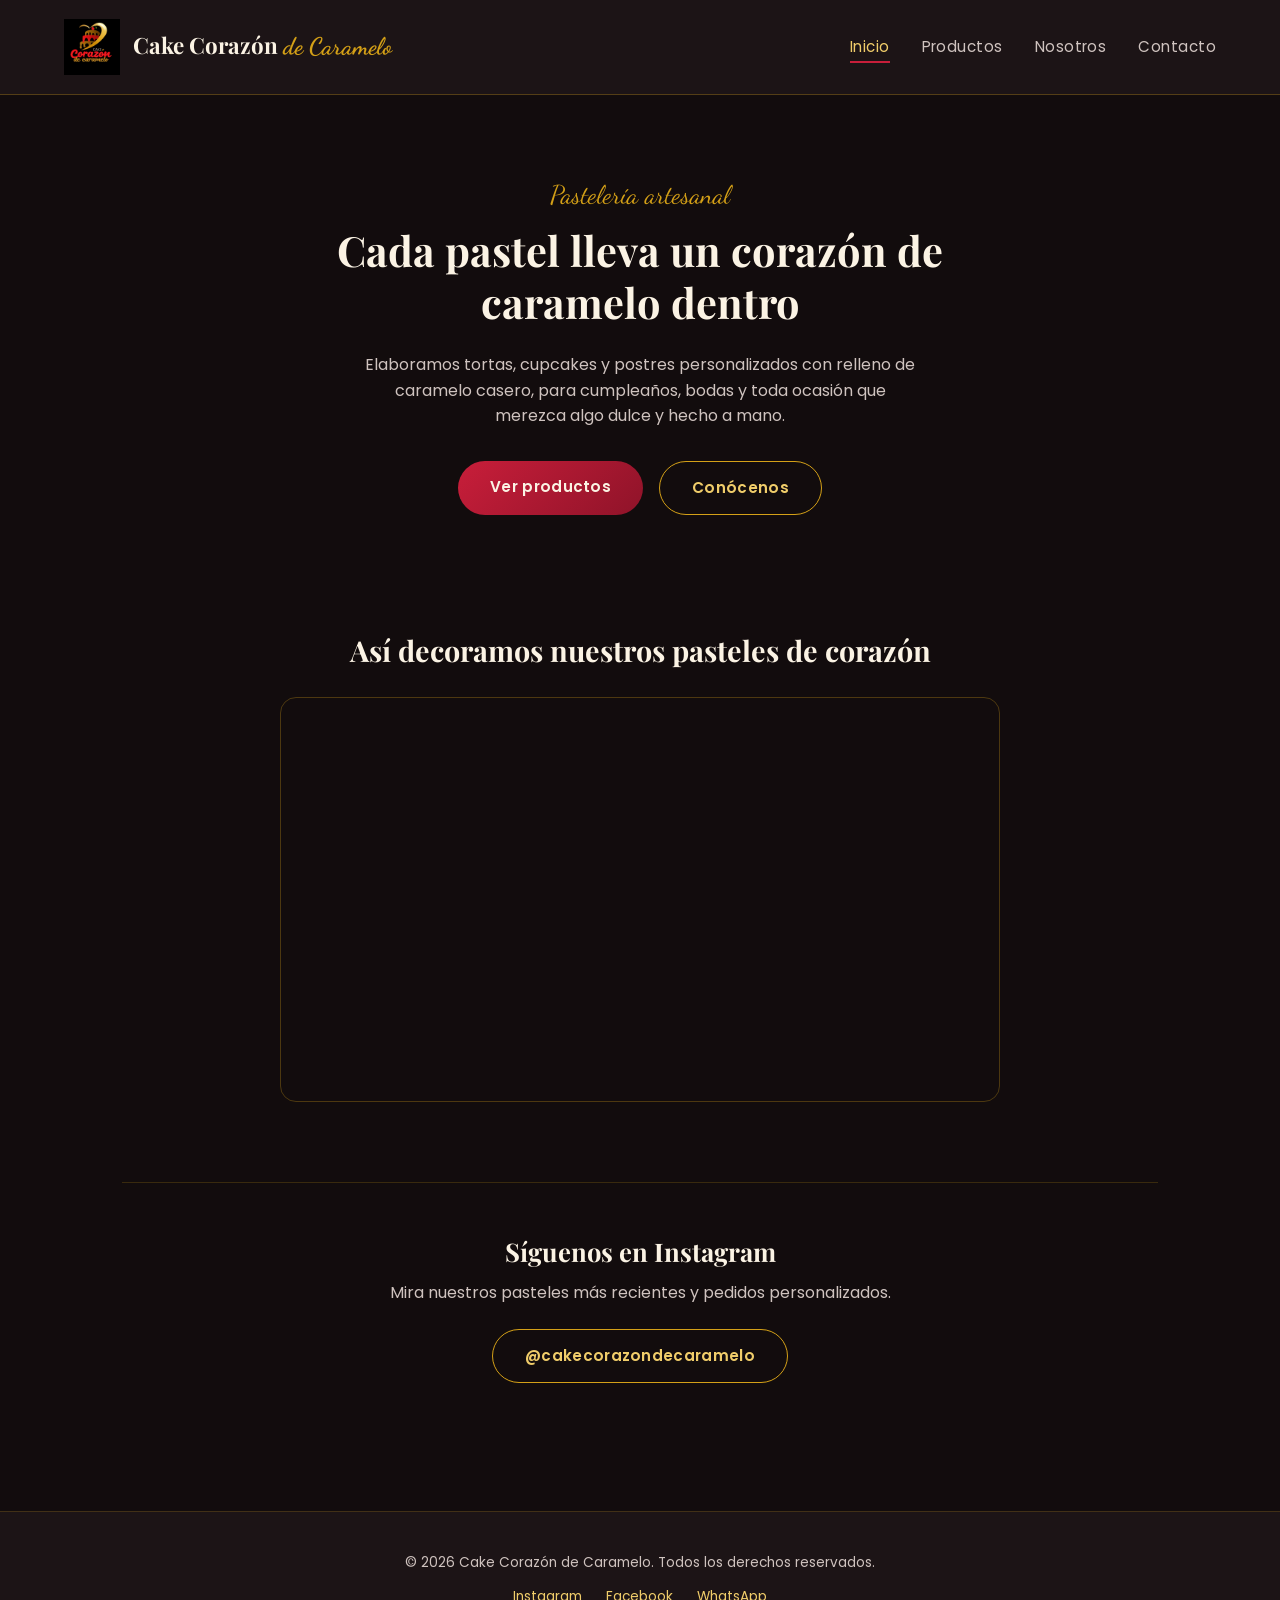
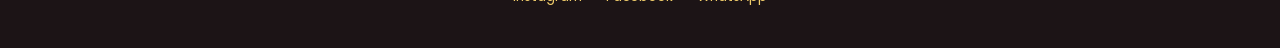
<file: index.html>
<!DOCTYPE html>
<html lang="es">

<head>
    <meta charset="UTF-8">
    <meta name="viewport" content="width=device-width, initial-scale=1.0">
    <title>Cake Corazón de Caramelo | Inicio</title>
    <link rel="preconnect" href="https://fonts.googleapis.com">
    <link
        href="https://fonts.googleapis.com/css2?family=Playfair+Display:ital,wght@0,500;0,700;1,600&family=Dancing+Script:wght@600;700&family=Poppins:wght@300;400;600&display=swap"
        rel="stylesheet">
    <link rel="stylesheet" href="style.css">
    <script type="text/javascript">(function(i,m,p,a,c,t){c.ire_o=p;c[p]=c[p]||function(){(c[p].a=c[p].a||[]).push(arguments)};t=a.createElement(m);var z=a.getElementsByTagName(m)[0];t.async=1;t.src=i;z.parentNode.insertBefore(t,z)})('https://utt.impactcdn.com/P-A7883884-fcb8-4393-9c9b-b72dafb9f5291.js','script','impactStat',document,window);impactStat('transformLinks');impactStat('trackImpression');</script>
<meta name='impact-site-verification' value='c2ed34ab-ef57-4a9b-9e63-46cf3d9ba1d8'>
</head>

<body>
    <header>
        <div class="marca">
            <img src="logo.png" alt="Logo de Cake Corazón de Caramelo">
            <h1>Cake Corazón <span>de Caramelo</span></h1>
        </div>
        <nav>
            <ul>
                <li><a href="index.html" class="activo">Inicio</a></li>
                <li><a href="productos.html">Productos</a></li>
                <li><a href="nosotros.html">Nosotros</a></li>
                <li><a href="contacto.html">Contacto</a></li>
            </ul>
        </nav>
    </header>
    <main>
        <section class="hero">
            <p class="eyebrow">Pastelería artesanal</p>
            <h2>Cada pastel lleva un corazón de caramelo dentro</h2>
            <p class="hero-texto">Elaboramos tortas, cupcakes y postres personalizados con relleno de caramelo casero,
                para cumpleaños, bodas y toda ocasión que merezca algo dulce y hecho a mano.</p>
            <div class="hero-botones">
                <a href="productos.html" class="btn btn-primario">Ver productos</a>
                <a href="nosotros.html" class="btn btn-secundario">Conócenos</a>
            </div>
        </section>
        <section class="video-seccion">
            <h2>Así decoramos nuestros pasteles de corazón</h2>
            <div class="video-envoltorio">
                <iframe src="https://www.youtube.com/embed/nFmjMAP2ifk" title="Video de decoración de pastel"
                    frameborder="0" allowfullscreen></iframe>
            </div>
        </section>
        <section class="instagram-cta">
            <h2>Síguenos en Instagram</h2>
            <p>Mira nuestros pasteles más recientes y pedidos personalizados.</p>
            <a href="https://www.instagram.com/cakecorazondecaramelo/" target="_blank"
                class="btn btn-secundario">@cakecorazondecaramelo</a>
        </section>
    </main>
    <footer>
        <p>&copy; 2026 Cake Corazón de Caramelo. Todos los derechos reservados.</p>
        <div class="redes">
            <a href="https://www.instagram.com/cakecorazondecaramelo/" target="_blank">Instagram</a>
            <a href="https://www.facebook.com" target="_blank">Facebook</a>
            <a href="https://wa.me" target="_blank">WhatsApp</a>
        </div>
    </footer>
</body>

</html>
</file>
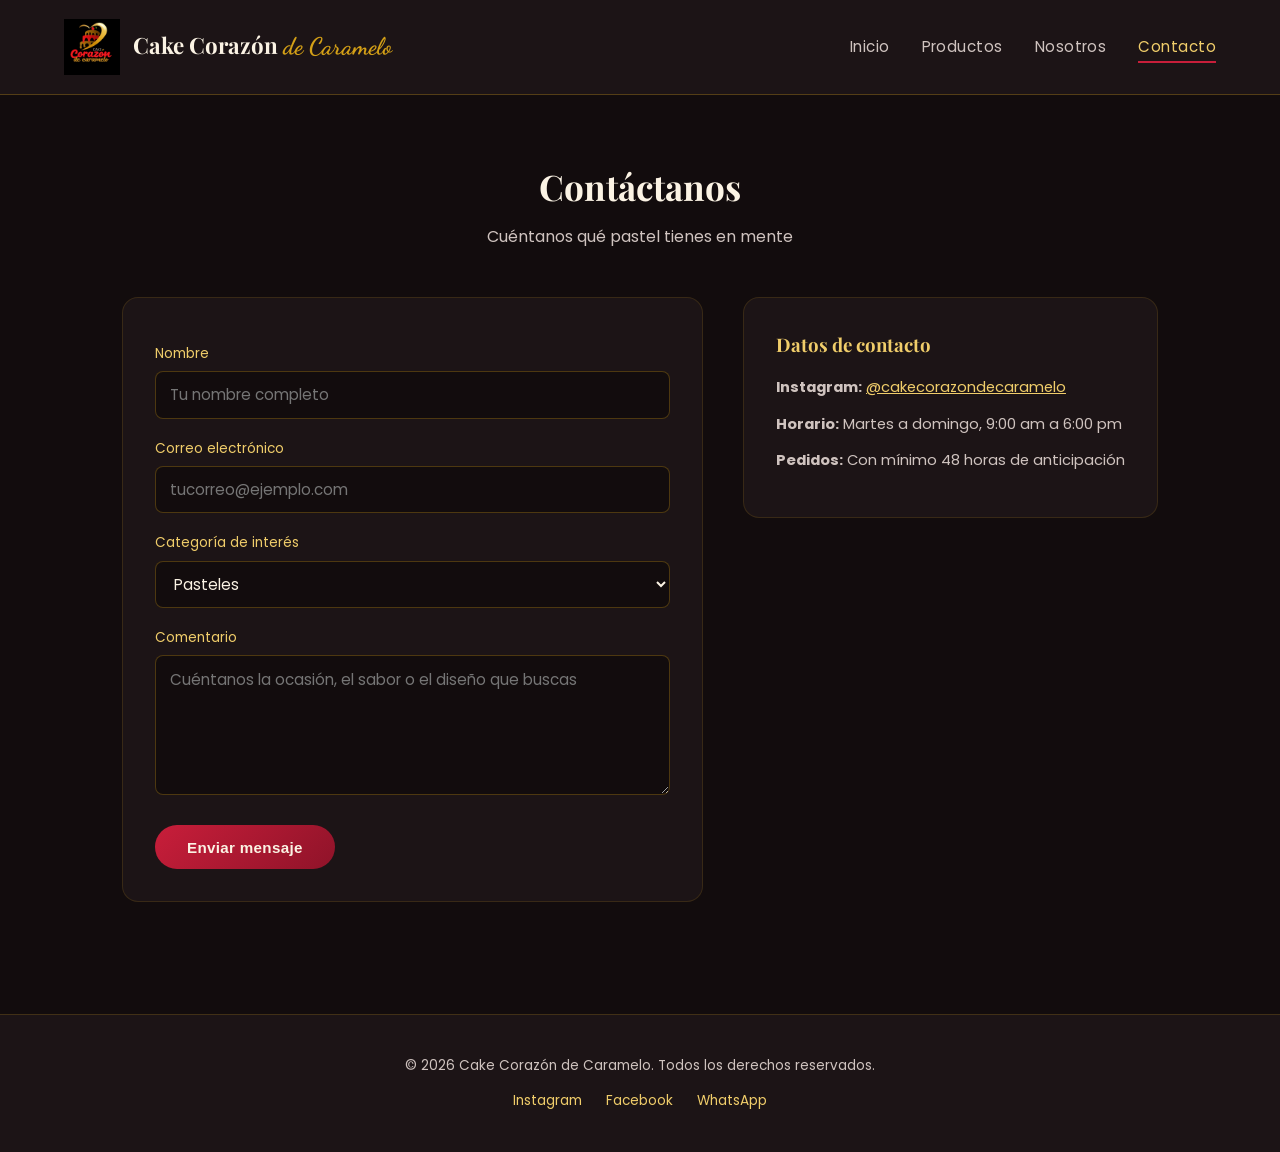
<file: contacto.html>
<!DOCTYPE html>
<html lang="es">

<head>
    <meta charset="UTF-8">
    <meta name="viewport" content="width=device-width, initial-scale=1.0">
    <title>Cake Corazón de Caramelo | Contacto</title>
    <link rel="preconnect" href="https://fonts.googleapis.com">
    <link
        href="https://fonts.googleapis.com/css2?family=Playfair+Display:ital,wght@0,500;0,700;1,600&family=Dancing+Script:wght@600;700&family=Poppins:wght@300;400;600&display=swap"
        rel="stylesheet">
    <link rel="stylesheet" href="style.css">
</head>

<body>
    <header>
        <div class="marca">
            <img src="logo.png" alt="Logo de Cake Corazón de Caramelo">
            <h1>Cake Corazón <span>de Caramelo</span></h1>
        </div>
        <nav>
            <ul>
                <li><a href="index.html">Inicio</a></li>
                <li><a href="productos.html">Productos</a></li>
                <li><a href="nosotros.html">Nosotros</a></li>
                <li><a href="contacto.html" class="activo">Contacto</a></li>
            </ul>
        </nav>
    </header>
    <main>
        <section class="titulo-pagina">
            <h2>Contáctanos</h2>
            <p>Cuéntanos qué pastel tienes en mente</p>
        </section>
        <section class="contacto-grid">
            <form class="formulario" action="#" method="post">
                <label for="nombre">Nombre</label>
                <input type="text" id="nombre" name="nombre" required minlength="3" maxlength="50"
                    placeholder="Tu nombre completo">
                <label for="correo">Correo electrónico</label>
                <input type="email" id="correo" name="correo" required placeholder="tucorreo@ejemplo.com">
                <label for="categoria">Categoría de interés</label>
                <select id="categoria" name="categoria">
                    <option value="pasteles">Pasteles</option>
                    <option value="cupcakes">Cupcakes</option>
                    <option value="galletas">Galletas</option>
                    <option value="personalizado">Pedido personalizado</option>
                </select>
                <label for="comentario">Comentario</label>
                <textarea id="comentario" name="comentario" rows="5" required minlength="10" maxlength="300"
                    placeholder="Cuéntanos la ocasión, el sabor o el diseño que buscas"></textarea>
                <button type="submit" class="btn btn-primario">Enviar mensaje</button>
            </form>
            <div class="info-contacto">
                <h3>Datos de contacto</h3>
                <p><strong>Instagram:</strong> <a href="https://www.instagram.com/cakecorazondecaramelo/"
                        target="_blank">@cakecorazondecaramelo</a></p>
                <p><strong>Horario:</strong> Martes a domingo, 9:00 am a 6:00 pm</p>
                <p><strong>Pedidos:</strong> Con mínimo 48 horas de anticipación</p>
            </div>
        </section>
    </main>
    <footer>
        <p>&copy; 2026 Cake Corazón de Caramelo. Todos los derechos reservados.</p>
        <div class="redes">
            <a href="https://www.instagram.com/cakecorazondecaramelo/" target="_blank">Instagram</a>
            <a href="https://www.facebook.com" target="_blank">Facebook</a>
            <a href="https://wa.me" target="_blank">WhatsApp</a>
        </div>
    </footer>
</body>

</html>
</file>
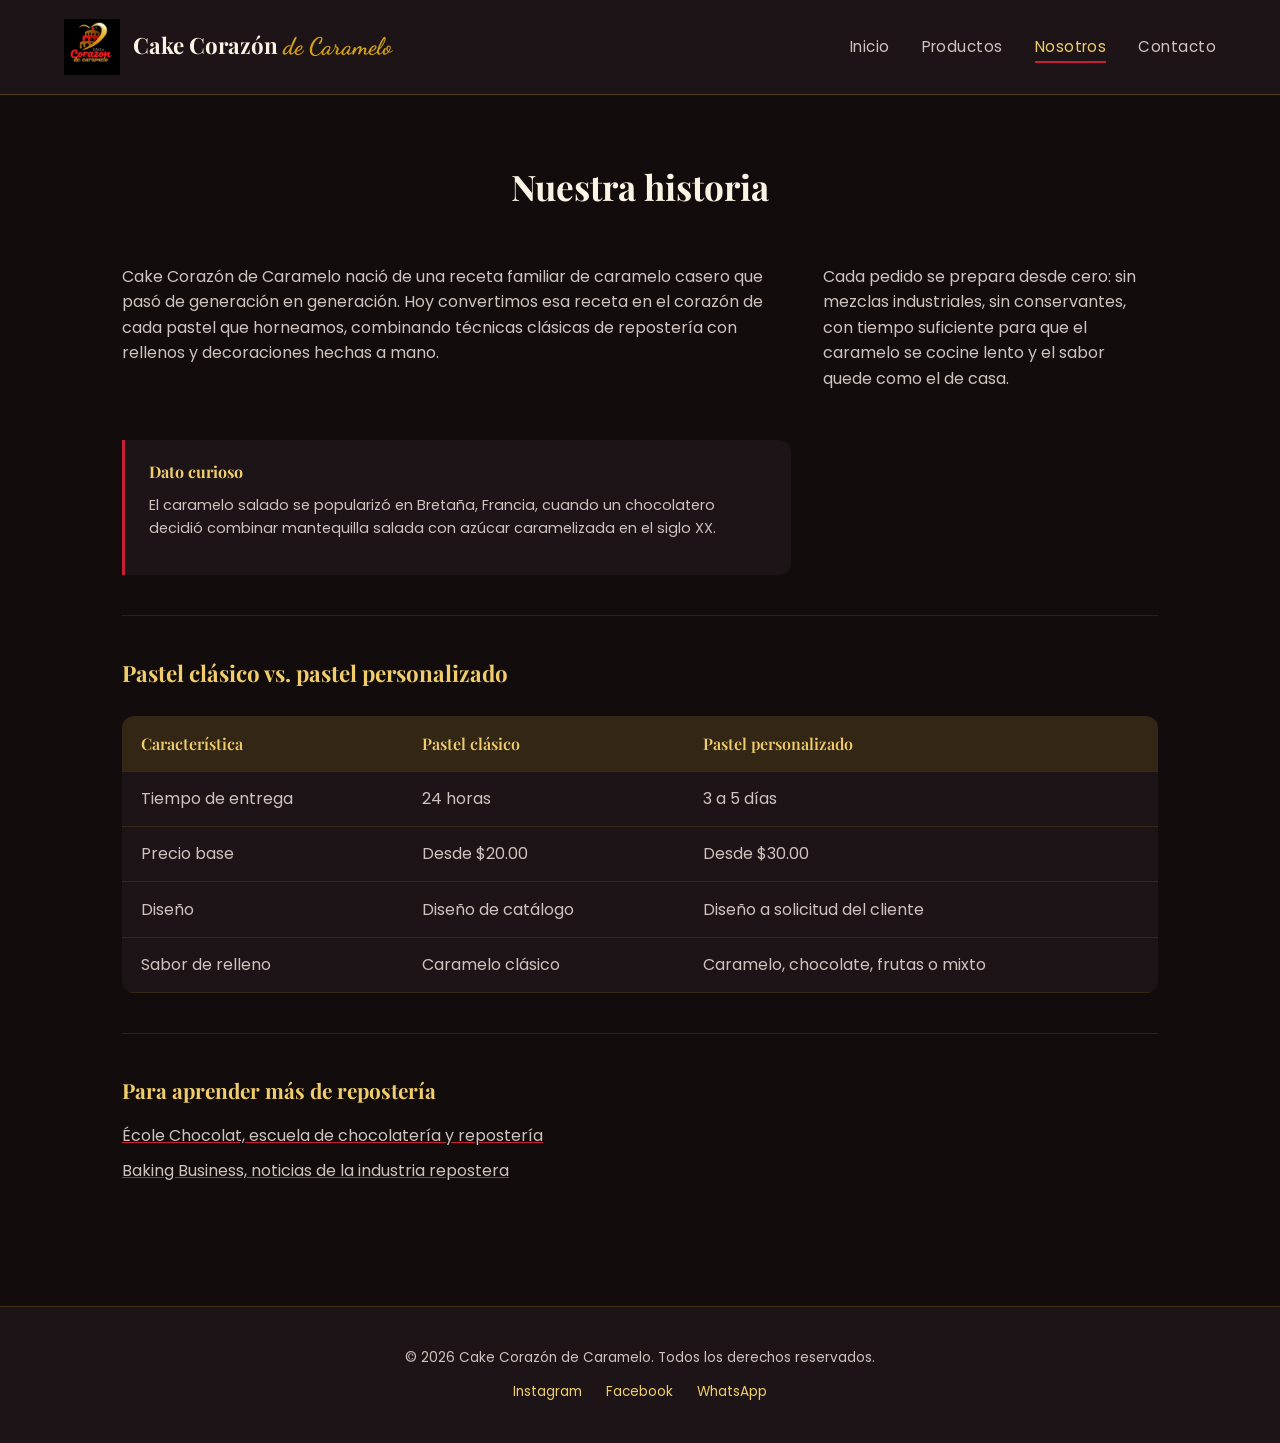
<file: nosotros.html>
<!DOCTYPE html>
<html lang="es">

<head>
    <meta charset="UTF-8">
    <meta name="viewport" content="width=device-width, initial-scale=1.0">
    <title>Cake Corazón de Caramelo | Nosotros</title>
    <link rel="preconnect" href="https://fonts.googleapis.com">
    <link
        href="https://fonts.googleapis.com/css2?family=Playfair+Display:ital,wght@0,500;0,700;1,600&family=Dancing+Script:wght@600;700&family=Poppins:wght@300;400;600&display=swap"
        rel="stylesheet">
    <link rel="stylesheet" href="style.css">
</head>

<body>
    <header>
        <div class="marca">
            <img src="logo.png" alt="Logo de Cake Corazón de Caramelo">
            <h1>Cake Corazón <span>de Caramelo</span></h1>
        </div>
        <nav>
            <ul>
                <li><a href="index.html">Inicio</a></li>
                <li><a href="productos.html">Productos</a></li>
                <li><a href="nosotros.html" class="activo">Nosotros</a></li>
                <li><a href="contacto.html">Contacto</a></li>
            </ul>
        </nav>
    </header>
    <main>
        <section class="titulo-pagina">
            <h2>Nuestra historia</h2>
        </section>
        <section class="nosotros-contenido">
            <p>Cake Corazón de Caramelo nació de una receta familiar de caramelo casero que pasó de generación en
                generación. Hoy convertimos esa receta en el corazón de cada pastel que horneamos, combinando técnicas
                clásicas de repostería con rellenos y decoraciones hechas a mano.</p>
            <p>Cada pedido se prepara desde cero: sin mezclas industriales, sin conservantes, con tiempo suficiente para
                que el caramelo se cocine lento y el sabor quede como el de casa.</p>
            <aside class="dato-curioso">
                <h4>Dato curioso</h4>
                <p>El caramelo salado se popularizó en Bretaña, Francia, cuando un chocolatero decidió combinar
                    mantequilla salada con azúcar caramelizada en el siglo XX.</p>
            </aside>
        </section>
        <section class="tabla-seccion">
            <h3>Pastel clásico vs. pastel personalizado</h3>
            <table>
                <thead>
                    <tr>
                        <th>Característica</th>
                        <th>Pastel clásico</th>
                        <th>Pastel personalizado</th>
                    </tr>
                </thead>
                <tbody>
                    <tr>
                        <td>Tiempo de entrega</td>
                        <td>24 horas</td>
                        <td>3 a 5 días</td>
                    </tr>
                    <tr>
                        <td>Precio base</td>
                        <td>Desde $20.00</td>
                        <td>Desde $30.00</td>
                    </tr>
                    <tr>
                        <td>Diseño</td>
                        <td>Diseño de catálogo</td>
                        <td>Diseño a solicitud del cliente</td>
                    </tr>
                    <tr>
                        <td>Sabor de relleno</td>
                        <td>Caramelo clásico</td>
                        <td>Caramelo, chocolate, frutas o mixto</td>
                    </tr>
                </tbody>
            </table>
        </section>
        <section class="enlaces-externos">
            <h3>Para aprender más de repostería</h3>
            <ul>
                <li><a href="https://www.ecolechocolat.com/es" target="_blank">École Chocolat, escuela de chocolatería y
                        repostería</a></li>
                <li><a href="https://www.bakingbusiness.com" target="_blank">Baking Business, noticias de la industria
                        repostera</a></li>
            </ul>
        </section>
    </main>
    <footer>
        <p>&copy; 2026 Cake Corazón de Caramelo. Todos los derechos reservados.</p>
        <div class="redes">
            <a href="https://www.instagram.com/cakecorazondecaramelo/" target="_blank">Instagram</a>
            <a href="https://www.facebook.com" target="_blank">Facebook</a>
            <a href="https://wa.me" target="_blank">WhatsApp</a>
        </div>
    </footer>
</body>

</html>
</file>
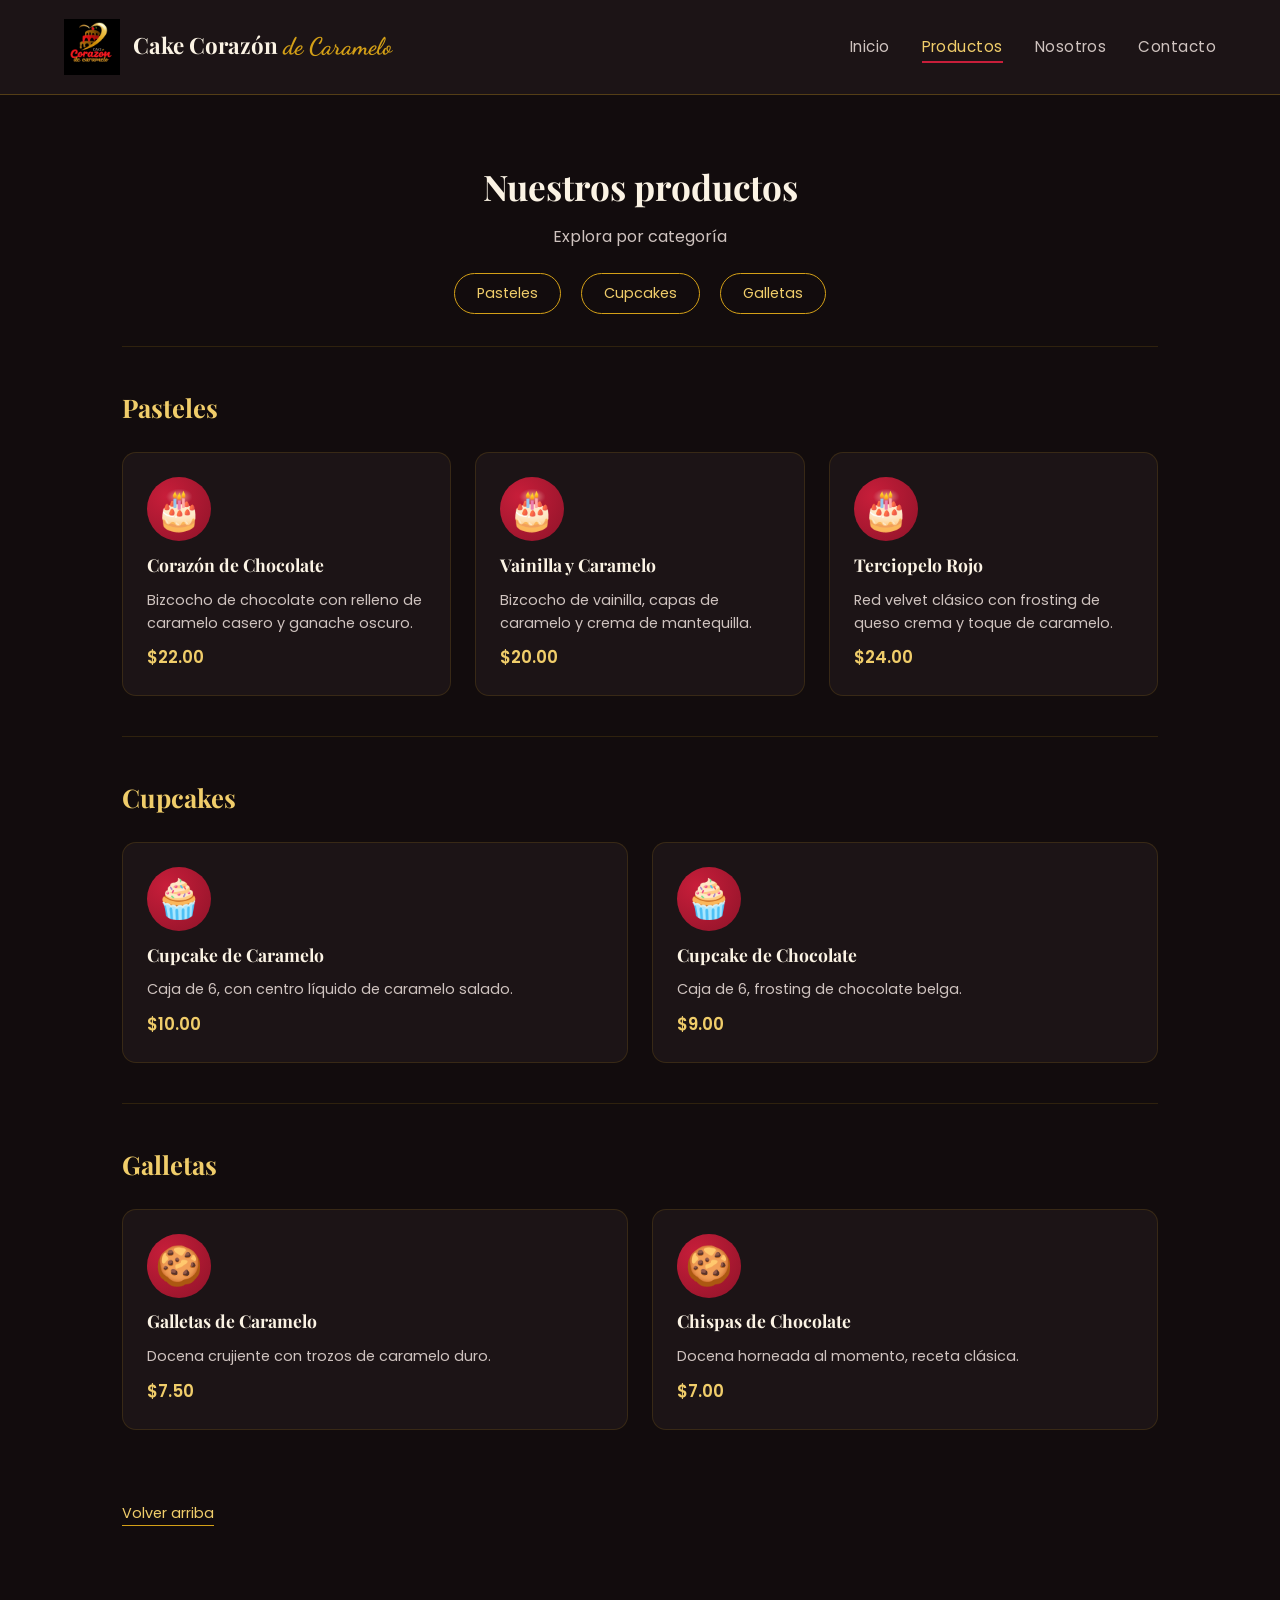
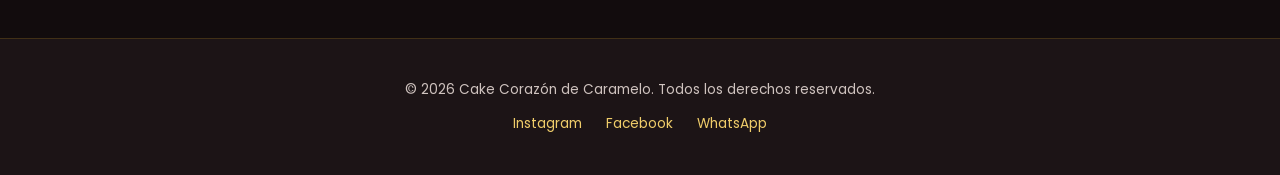
<file: productos.html>
<!DOCTYPE html>
<html lang="es">

<head>
    <meta charset="UTF-8">
    <meta name="viewport" content="width=device-width, initial-scale=1.0">
    <title>Cake Corazón de Caramelo | Productos</title>
    <link rel="preconnect" href="https://fonts.googleapis.com">
    <link
        href="https://fonts.googleapis.com/css2?family=Playfair+Display:ital,wght@0,500;0,700;1,600&family=Dancing+Script:wght@600;700&family=Poppins:wght@300;400;600&display=swap"
        rel="stylesheet">
    <link rel="stylesheet" href="style.css">
</head>

<body>
    <header>
        <div class="marca">
            <img src="logo.png" alt="Logo de Cake Corazón de Caramelo">
            <h1>Cake Corazón <span>de Caramelo</span></h1>
        </div>
        <nav>
            <ul>
                <li><a href="index.html">Inicio</a></li>
                <li><a href="productos.html" class="activo">Productos</a></li>
                <li><a href="nosotros.html">Nosotros</a></li>
                <li><a href="contacto.html">Contacto</a></li>
            </ul>
        </nav>
    </header>
    <main>
        <section class="titulo-pagina">
            <h2>Nuestros productos</h2>
            <p>Explora por categoría</p>
            <div class="indice-anclas">
                <a href="#pasteles">Pasteles</a>
                <a href="#cupcakes">Cupcakes</a>
                <a href="#galletas">Galletas</a>
            </div>
        </section>
        <section id="pasteles" class="categoria">
            <h3>Pasteles</h3>
            <div class="grid-productos">
                <article class="producto">
                    <div class="producto-icono producto-icono--chocolate">🎂</div>
                    <h4>Corazón de Chocolate</h4>
                    <p>Bizcocho de chocolate con relleno de caramelo casero y ganache oscuro.</p>
                    <span class="precio">$22.00</span>
                </article>
                <article class="producto">
                    <div class="producto-icono producto-icono--vainilla">🎂</div>
                    <h4>Vainilla y Caramelo</h4>
                    <p>Bizcocho de vainilla, capas de caramelo y crema de mantequilla.</p>
                    <span class="precio">$20.00</span>
                </article>
                <article class="producto">
                    <div class="producto-icono producto-icono--rojo">🎂</div>
                    <h4>Terciopelo Rojo</h4>
                    <p>Red velvet clásico con frosting de queso crema y toque de caramelo.</p>
                    <span class="precio">$24.00</span>
                </article>
            </div>
        </section>
        <section id="cupcakes" class="categoria">
            <h3>Cupcakes</h3>
            <div class="grid-productos">
                <article class="producto">
                    <div class="producto-icono producto-icono--caramelo">🧁</div>
                    <h4>Cupcake de Caramelo</h4>
                    <p>Caja de 6, con centro líquido de caramelo salado.</p>
                    <span class="precio">$10.00</span>
                </article>
                <article class="producto">
                    <div class="producto-icono producto-icono--chocolate">🧁</div>
                    <h4>Cupcake de Chocolate</h4>
                    <p>Caja de 6, frosting de chocolate belga.</p>
                    <span class="precio">$9.00</span>
                </article>
            </div>
        </section>
        <section id="galletas" class="categoria">
            <h3>Galletas</h3>
            <div class="grid-productos">
                <article class="producto">
                    <div class="producto-icono producto-icono--avena">🍪</div>
                    <h4>Galletas de Caramelo</h4>
                    <p>Docena crujiente con trozos de caramelo duro.</p>
                    <span class="precio">$7.50</span>
                </article>
                <article class="producto">
                    <div class="producto-icono producto-icono--chispas">🍪</div>
                    <h4>Chispas de Chocolate</h4>
                    <p>Docena horneada al momento, receta clásica.</p>
                    <span class="precio">$7.00</span>
                </article>
            </div>
        </section>
        <a href="#top" class="volver-arriba">Volver arriba</a>
    </main>
    <footer>
        <p>&copy; 2026 Cake Corazón de Caramelo. Todos los derechos reservados.</p>
        <div class="redes">
            <a href="https://www.instagram.com/cakecorazondecaramelo/" target="_blank">Instagram</a>
            <a href="https://www.facebook.com" target="_blank">Facebook</a>
            <a href="https://wa.me" target="_blank">WhatsApp</a>
        </div>
    </footer>
</body>

</html>
</file>
<file: style.css>
:root {
--negro: #120c0d;
--negro-suave: #1c1416;
--rojo: #c81e3a;
--rojo-oscuro: #8f1329;
--dorado: #d4a017;
--dorado-claro: #f0cd6a;
--crema: #fbf3e4;
--gris-texto: #cfc3bf;
--fuente-display: "Playfair Display", serif;
--fuente-script: "Dancing Script", cursive;
--fuente-cuerpo: "Poppins", sans-serif;
}

* {
box-sizing: border-box;
margin: 0;
padding: 0;
}

body {
background-color: var(--negro);
color: var(--crema);
font-family: var(--fuente-cuerpo);
line-height: 1.6;
}

header {
display: flex;
justify-content: space-between;
align-items: center;
flex-wrap: wrap;
padding: 1.2rem 4rem;
background-color: var(--negro-suave);
border-bottom: 1px solid rgba(212, 160, 23, 0.3);
position: sticky;
top: 0;
z-index: 10;
}

.marca {
display: flex;
align-items: center;
gap: 0.8rem;
}

.marca img {
height: 56px;
width: 56px;
object-fit: contain;
}

.marca h1 {
font-family: var(--fuente-display);
font-size: 1.4rem;
font-weight: 700;
color: var(--crema);
}

.marca h1 span {
font-family: var(--fuente-script);
color: var(--dorado);
font-size: 1.5rem;
}

nav ul {
list-style: none;
display: flex;
gap: 2rem;
}

nav a {
color: var(--gris-texto);
text-decoration: none;
font-size: 0.95rem;
letter-spacing: 0.03em;
transition: color 0.2s ease;
padding-bottom: 4px;
border-bottom: 2px solid transparent;
}

nav a:hover,
nav a.activo {
color: var(--dorado-claro);
border-bottom: 2px solid var(--rojo);
}

main {
max-width: 1100px;
margin: 0 auto;
padding: 0 2rem;
}

.hero {
text-align: center;
padding: 5rem 1rem 4rem;
}

.eyebrow {
font-family: var(--fuente-script);
color: var(--dorado);
font-size: 1.6rem;
margin-bottom: 0.5rem;
}

.hero h2 {
font-family: var(--fuente-display);
font-size: 2.6rem;
font-weight: 700;
color: var(--crema);
max-width: 700px;
margin: 0 auto 1.5rem;
line-height: 1.25;
}

.hero-texto {
max-width: 560px;
margin: 0 auto 2rem;
color: var(--gris-texto);
}

.hero-botones {
display: flex;
justify-content: center;
gap: 1rem;
flex-wrap: wrap;
}

.btn {
display: inline-block;
padding: 0.85rem 2rem;
border-radius: 999px;
text-decoration: none;
font-weight: 600;
font-size: 0.95rem;
letter-spacing: 0.02em;
transition: transform 0.2s ease, box-shadow 0.2s ease;
}

.btn-primario {
background: linear-gradient(135deg, var(--rojo), var(--rojo-oscuro));
color: var(--crema);
}

.btn-secundario {
background: transparent;
color: var(--dorado-claro);
border: 1px solid var(--dorado);
}

.btn:hover {
transform: translateY(-2px);
box-shadow: 0 8px 20px rgba(200, 30, 58, 0.35);
}

.video-seccion {
text-align: center;
padding: 3rem 0;
}

.video-seccion h2 {
font-family: var(--fuente-display);
font-size: 1.8rem;
margin-bottom: 1.5rem;
color: var(--crema);
}

.video-envoltorio {
position: relative;
width: 100%;
max-width: 720px;
margin: 0 auto;
aspect-ratio: 16 / 9;
border-radius: 16px;
overflow: hidden;
border: 1px solid rgba(212, 160, 23, 0.3);
}

.video-envoltorio iframe {
width: 100%;
height: 100%;
border: none;
}

.instagram-cta {
text-align: center;
padding: 3rem 0 5rem;
border-top: 1px solid rgba(212, 160, 23, 0.2);
margin-top: 2rem;
}

.instagram-cta h2 {
font-family: var(--fuente-display);
font-size: 1.6rem;
margin-bottom: 0.5rem;
}

.instagram-cta p {
color: var(--gris-texto);
margin-bottom: 1.5rem;
}

.titulo-pagina {
text-align: center;
padding: 4rem 0 2rem;
}

.titulo-pagina h2 {
font-family: var(--fuente-display);
font-size: 2.2rem;
color: var(--crema);
}

.titulo-pagina p {
color: var(--gris-texto);
margin-top: 0.5rem;
}

.indice-anclas {
display: flex;
justify-content: center;
gap: 1.2rem;
margin-top: 1.5rem;
flex-wrap: wrap;
}

.indice-anclas a {
color: var(--dorado-claro);
text-decoration: none;
border: 1px solid var(--dorado);
padding: 0.5rem 1.4rem;
border-radius: 999px;
font-size: 0.9rem;
}

.indice-anclas a:hover {
background-color: var(--dorado);
color: var(--negro);
}

.categoria {
padding: 2.5rem 0;
border-top: 1px solid rgba(212, 160, 23, 0.15);
}

.categoria h3 {
font-family: var(--fuente-display);
font-size: 1.6rem;
margin-bottom: 1.5rem;
color: var(--dorado-claro);
}

.grid-productos {
display: grid;
grid-template-columns: repeat(auto-fit, minmax(240px, 1fr));
gap: 1.5rem;
}

.producto {
background-color: var(--negro-suave);
border: 1px solid rgba(212, 160, 23, 0.15);
border-radius: 14px;
padding: 1.5rem;
display: flex;
flex-direction: column;
gap: 0.6rem;
transition: transform 0.2s ease, border-color 0.2s ease;
}

.producto:hover {
transform: translateY(-4px);
border-color: var(--dorado);
}

.producto-icono {
font-size: 2.4rem;
width: 64px;
height: 64px;
display: flex;
align-items: center;
justify-content: center;
border-radius: 50%;
background: radial-gradient(circle at 30% 30%, var(--rojo), var(--rojo-oscuro));
}

.producto h4 {
font-family: var(--fuente-display);
font-size: 1.1rem;
color: var(--crema);
}

.producto p {
color: var(--gris-texto);
font-size: 0.9rem;
flex-grow: 1;
}

.precio {
font-weight: 600;
color: var(--dorado-claro);
font-size: 1.05rem;
}

.volver-arriba {
display: inline-block;
margin: 2rem 0 4rem;
color: var(--dorado-claro);
text-decoration: none;
font-size: 0.9rem;
border-bottom: 1px solid var(--dorado);
}

.nosotros-contenido {
padding: 1rem 0 2.5rem;
display: grid;
grid-template-columns: 2fr 1fr;
gap: 2rem;
}

.nosotros-contenido p {
color: var(--gris-texto);
margin-bottom: 1rem;
}

.dato-curioso {
background-color: var(--negro-suave);
border-left: 3px solid var(--rojo);
padding: 1.2rem 1.5rem;
border-radius: 0 12px 12px 0;
height: fit-content;
}

.dato-curioso h4 {
font-family: var(--fuente-display);
color: var(--dorado-claro);
margin-bottom: 0.6rem;
}

.dato-curioso p {
font-size: 0.9rem;
color: var(--gris-texto);
}

.tabla-seccion {
padding: 2.5rem 0;
border-top: 1px solid rgba(212, 160, 23, 0.15);
}

.tabla-seccion h3 {
font-family: var(--fuente-display);
font-size: 1.4rem;
margin-bottom: 1.5rem;
color: var(--dorado-claro);
}

table {
width: 100%;
border-collapse: collapse;
background-color: var(--negro-suave);
border-radius: 12px;
overflow: hidden;
}

th, td {
padding: 0.9rem 1.2rem;
text-align: left;
border-bottom: 1px solid rgba(212, 160, 23, 0.15);
}

th {
background-color: rgba(212, 160, 23, 0.12);
color: var(--dorado-claro);
font-family: var(--fuente-display);
font-weight: 600;
}

td {
color: var(--gris-texto);
}

.enlaces-externos {
padding: 2.5rem 0 4rem;
border-top: 1px solid rgba(212, 160, 23, 0.15);
}

.enlaces-externos h3 {
font-family: var(--fuente-display);
font-size: 1.3rem;
margin-bottom: 1rem;
color: var(--dorado-claro);
}

.enlaces-externos ul {
list-style: none;
}

.enlaces-externos li {
margin-bottom: 0.6rem;
}

.enlaces-externos a {
color: var(--gris-texto);
text-decoration: underline;
text-decoration-color: var(--rojo);
}

.contacto-grid {
display: grid;
grid-template-columns: 1.4fr 1fr;
gap: 2.5rem;
padding: 1rem 0 4rem;
}

.formulario {
display: flex;
flex-direction: column;
gap: 0.4rem;
background-color: var(--negro-suave);
padding: 2rem;
border-radius: 16px;
border: 1px solid rgba(212, 160, 23, 0.15);
}

.formulario label {
font-size: 0.85rem;
color: var(--dorado-claro);
margin-top: 0.8rem;
}

.formulario input,
.formulario select,
.formulario textarea {
background-color: var(--negro);
border: 1px solid rgba(212, 160, 23, 0.3);
border-radius: 8px;
padding: 0.7rem 0.9rem;
color: var(--crema);
font-family: var(--fuente-cuerpo);
font-size: 0.95rem;
}

.formulario input:focus,
.formulario select:focus,
.formulario textarea:focus {
outline: none;
border-color: var(--dorado);
}

.formulario button {
margin-top: 1.5rem;
align-self: flex-start;
border: none;
cursor: pointer;
}

.info-contacto {
background-color: var(--negro-suave);
padding: 2rem;
border-radius: 16px;
border: 1px solid rgba(212, 160, 23, 0.15);
height: fit-content;
}

.info-contacto h3 {
font-family: var(--fuente-display);
color: var(--dorado-claro);
margin-bottom: 1rem;
}

.info-contacto p {
margin-bottom: 0.8rem;
color: var(--gris-texto);
font-size: 0.92rem;
}

.info-contacto a {
color: var(--dorado-claro);
}

footer {
text-align: center;
padding: 2.5rem 1rem;
background-color: var(--negro-suave);
border-top: 1px solid rgba(212, 160, 23, 0.2);
margin-top: 3rem;
color: var(--gris-texto);
font-size: 0.85rem;
}

.redes {
display: flex;
justify-content: center;
gap: 1.5rem;
margin-top: 0.8rem;
}

.redes a {
color: var(--dorado-claro);
text-decoration: none;
}

.redes a:hover {
text-decoration: underline;
}

@media (max-width: 760px) {
header {
padding: 1rem 1.5rem;
flex-direction: column;
gap: 1rem;
}

nav ul {
gap: 1.2rem;
flex-wrap: wrap;
justify-content: center;
}

.hero h2 {
font-size: 2rem;
}

.nosotros-contenido,
.contacto-grid {
grid-template-columns: 1fr;
}
}
</file>
